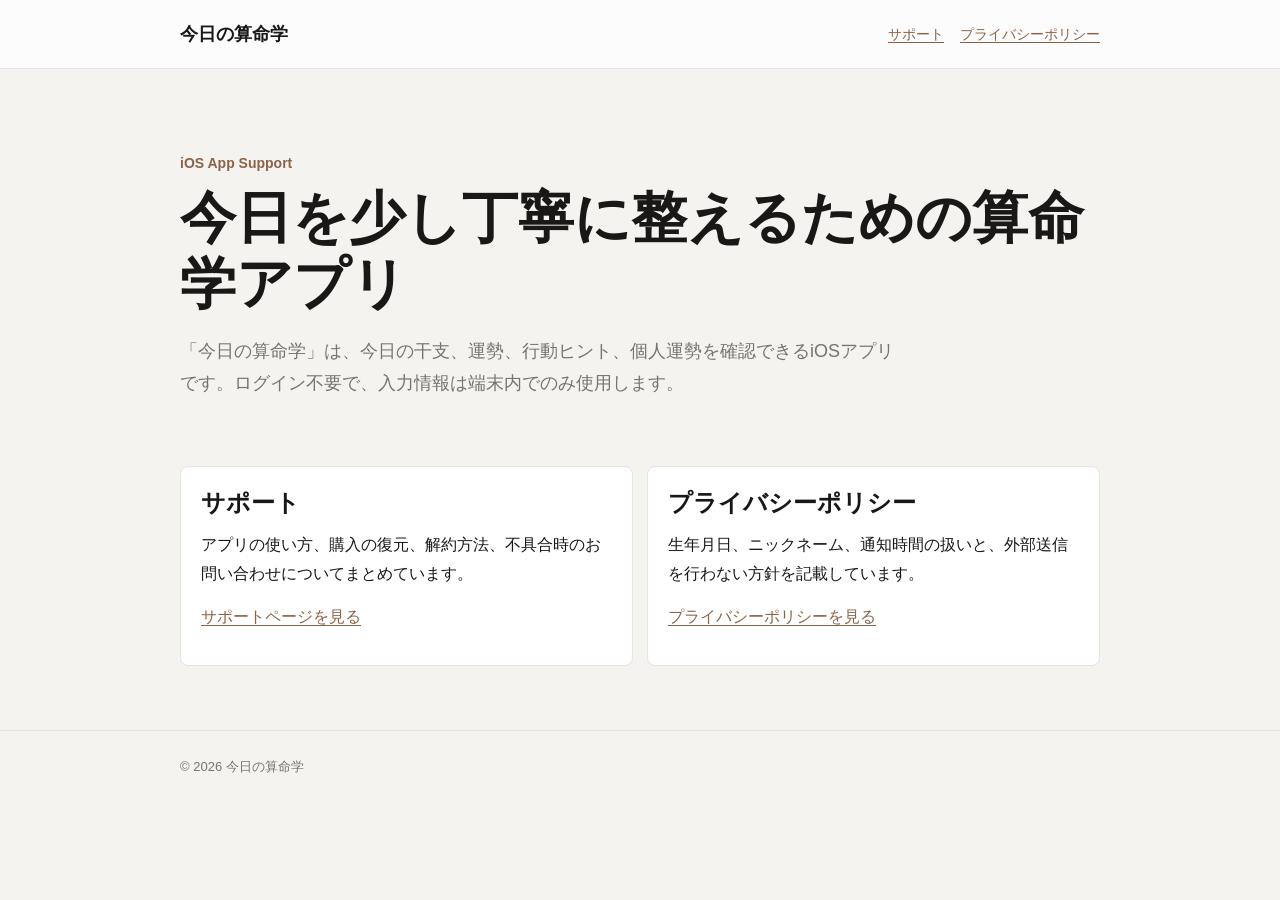
<file: index.html>
<!doctype html>
<html lang="ja">
<head>
    <meta charset="utf-8">
    <meta name="viewport" content="width=device-width, initial-scale=1">
    <meta http-equiv="refresh" content="0; url=kyou-no-sanmeigaku/">
    <title>hideaki-happy GitHub Pages</title>
</head>
<body>
    <p><a href="kyou-no-sanmeigaku/">今日の算命学 サポート</a></p>
</body>
</html>
</file>
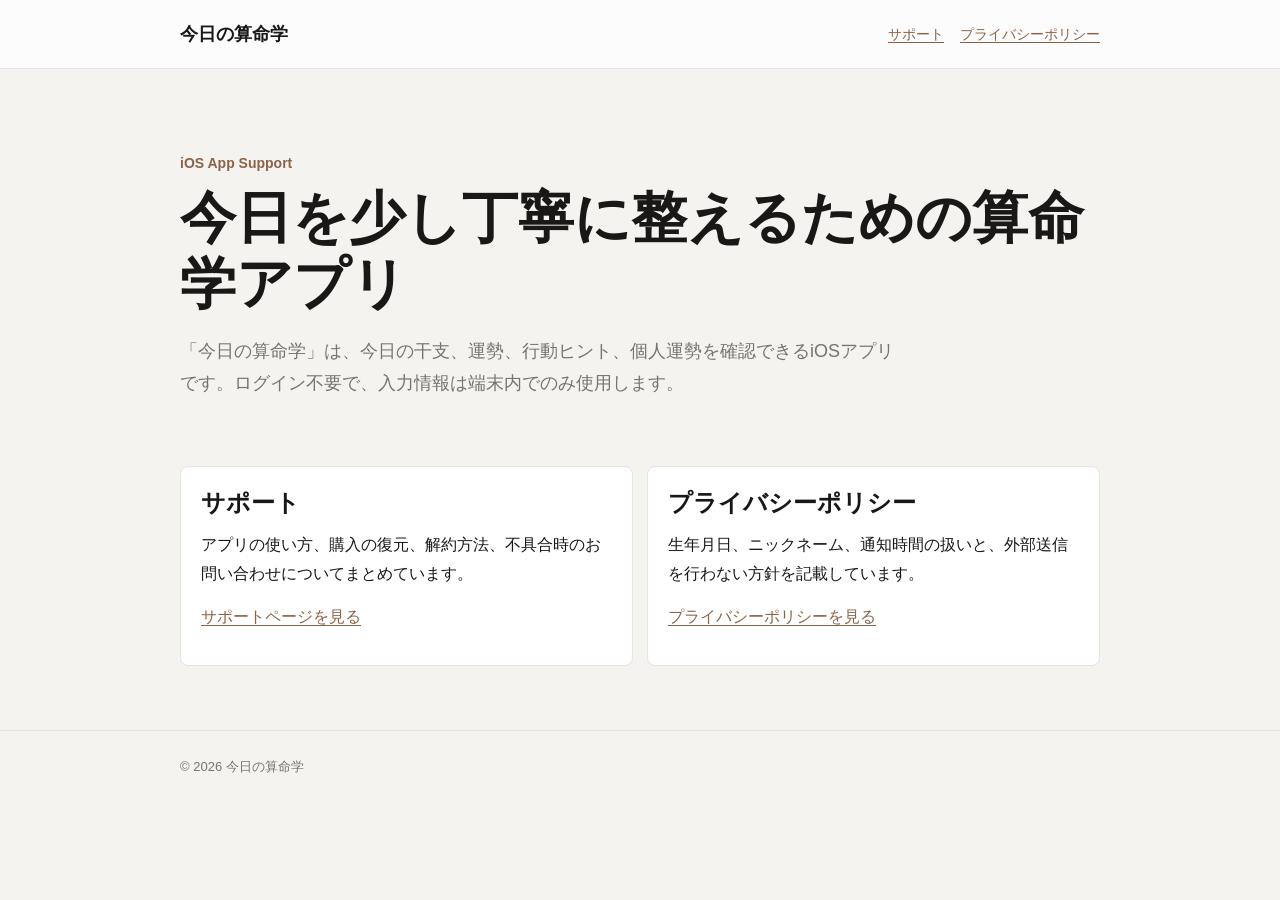
<file: kyou-no-sanmeigaku/index.html>
<!doctype html>
<html lang="ja">
<head>
    <meta charset="utf-8">
    <meta name="viewport" content="width=device-width, initial-scale=1">
    <title>今日の算命学 サポート</title>
    <meta name="description" content="iOSアプリ「今日の算命学」のサポートページです。">
    <link rel="stylesheet" href="styles.css">
</head>
<body>
    <header class="site-header">
        <nav class="nav" aria-label="主要ナビゲーション">
            <a class="brand" href="index.html">今日の算命学</a>
            <div class="nav-links">
                <a href="support.html">サポート</a>
                <a href="privacy.html">プライバシーポリシー</a>
            </div>
        </nav>
    </header>

    <main class="page">
        <section class="hero">
            <p class="eyebrow">iOS App Support</p>
            <h1>今日を少し丁寧に整えるための算命学アプリ</h1>
            <p class="lead">「今日の算命学」は、今日の干支、運勢、行動ヒント、個人運勢を確認できるiOSアプリです。ログイン不要で、入力情報は端末内でのみ使用します。</p>
        </section>

        <section class="grid" aria-label="ページ一覧">
            <article class="card">
                <h2>サポート</h2>
                <p>アプリの使い方、購入の復元、解約方法、不具合時のお問い合わせについてまとめています。</p>
                <p><a href="support.html">サポートページを見る</a></p>
            </article>
            <article class="card">
                <h2>プライバシーポリシー</h2>
                <p>生年月日、ニックネーム、通知時間の扱いと、外部送信を行わない方針を記載しています。</p>
                <p><a href="privacy.html">プライバシーポリシーを見る</a></p>
            </article>
        </section>
    </main>

    <footer class="site-footer">
        <div class="footer-inner">
            <p>&copy; 2026 今日の算命学</p>
        </div>
    </footer>
</body>
</html>
</file>
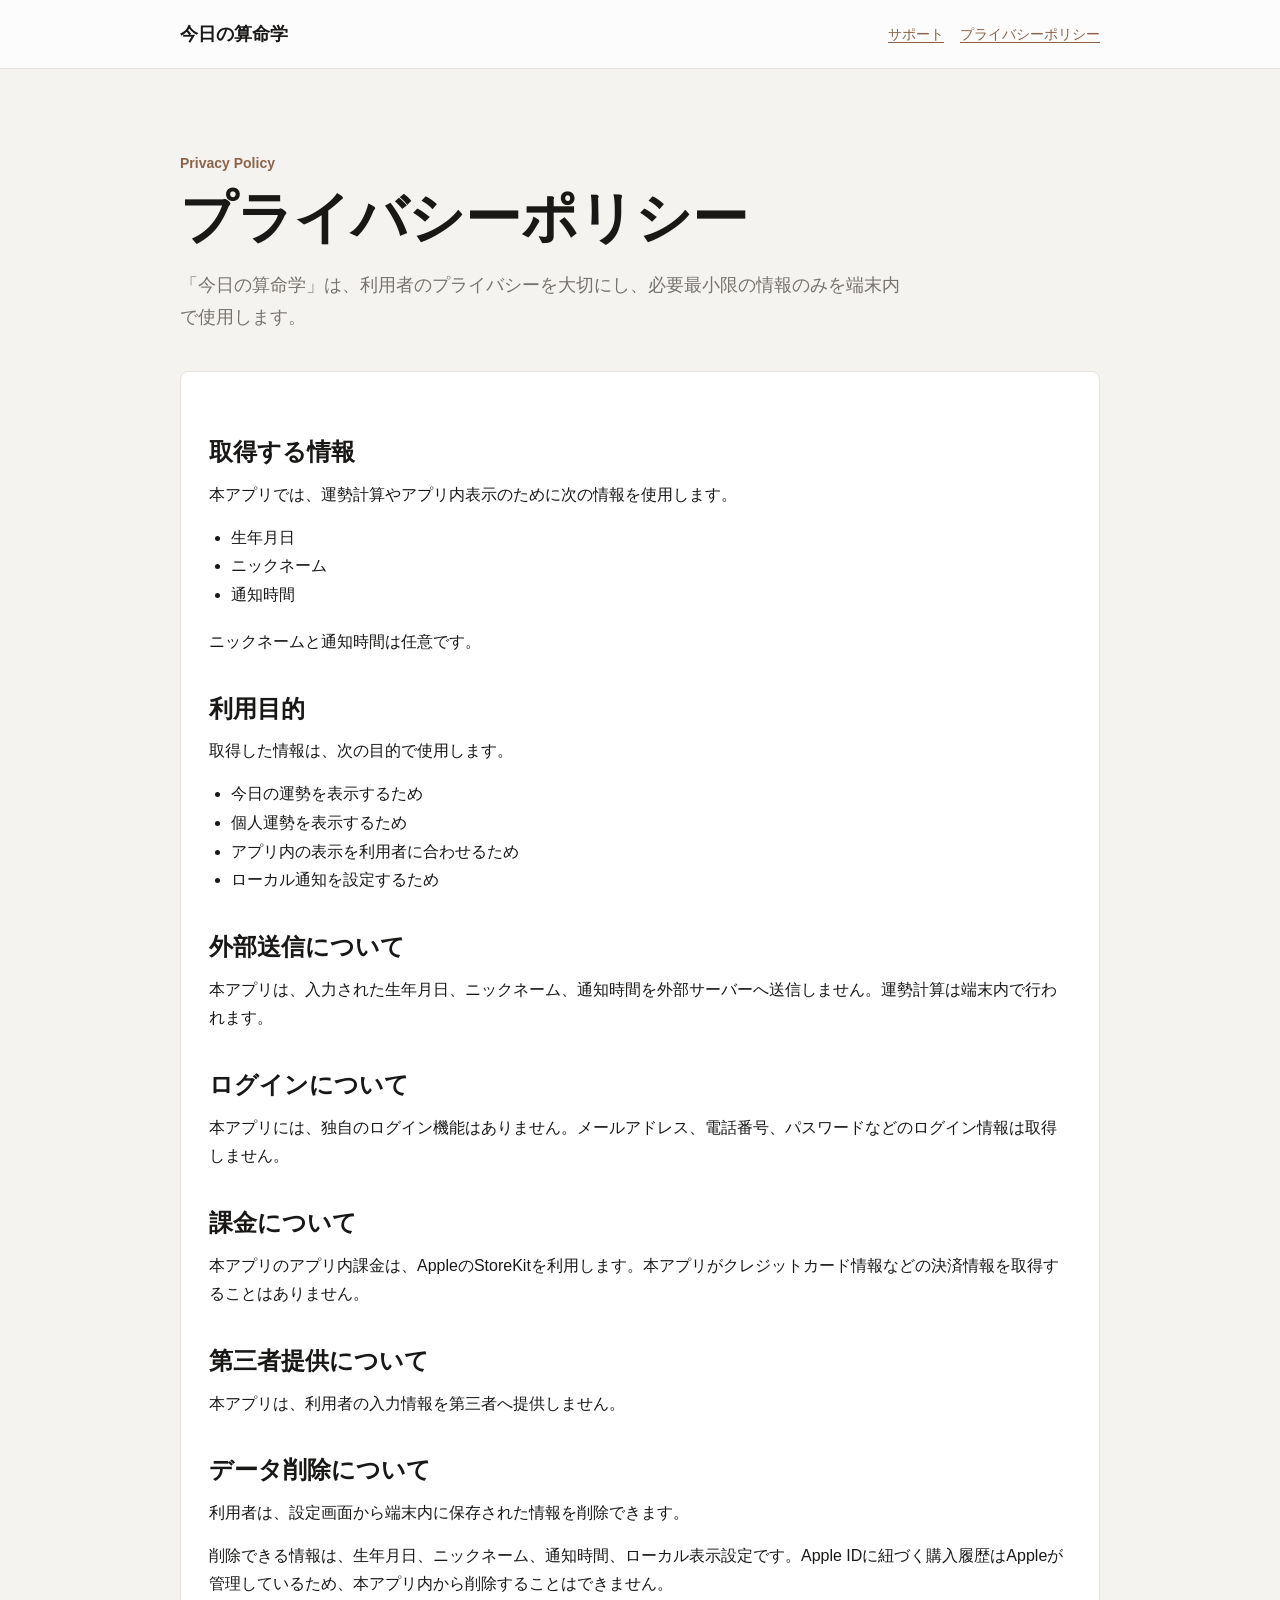
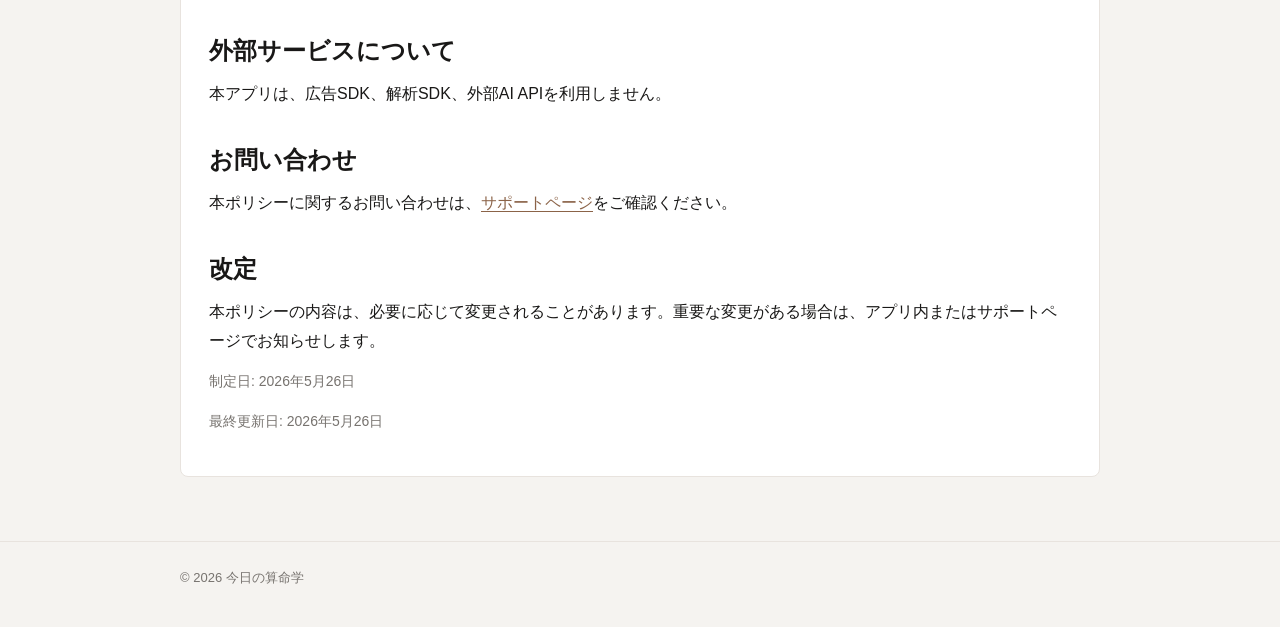
<file: kyou-no-sanmeigaku/privacy.html>
<!doctype html>
<html lang="ja">
<head>
    <meta charset="utf-8">
    <meta name="viewport" content="width=device-width, initial-scale=1">
    <title>プライバシーポリシー - 今日の算命学</title>
    <meta name="description" content="iOSアプリ「今日の算命学」のプライバシーポリシーです。">
    <link rel="stylesheet" href="styles.css">
</head>
<body>
    <header class="site-header">
        <nav class="nav" aria-label="主要ナビゲーション">
            <a class="brand" href="index.html">今日の算命学</a>
            <div class="nav-links">
                <a href="support.html">サポート</a>
                <a href="privacy.html">プライバシーポリシー</a>
            </div>
        </nav>
    </header>

    <main class="page">
        <section class="hero">
            <p class="eyebrow">Privacy Policy</p>
            <h1>プライバシーポリシー</h1>
            <p class="lead">「今日の算命学」は、利用者のプライバシーを大切にし、必要最小限の情報のみを端末内で使用します。</p>
        </section>

        <section class="content">
            <h2>取得する情報</h2>
            <p>本アプリでは、運勢計算やアプリ内表示のために次の情報を使用します。</p>
            <ul>
                <li>生年月日</li>
                <li>ニックネーム</li>
                <li>通知時間</li>
            </ul>
            <p>ニックネームと通知時間は任意です。</p>

            <h2>利用目的</h2>
            <p>取得した情報は、次の目的で使用します。</p>
            <ul>
                <li>今日の運勢を表示するため</li>
                <li>個人運勢を表示するため</li>
                <li>アプリ内の表示を利用者に合わせるため</li>
                <li>ローカル通知を設定するため</li>
            </ul>

            <h2>外部送信について</h2>
            <p>本アプリは、入力された生年月日、ニックネーム、通知時間を外部サーバーへ送信しません。運勢計算は端末内で行われます。</p>

            <h2>ログインについて</h2>
            <p>本アプリには、独自のログイン機能はありません。メールアドレス、電話番号、パスワードなどのログイン情報は取得しません。</p>

            <h2>課金について</h2>
            <p>本アプリのアプリ内課金は、AppleのStoreKitを利用します。本アプリがクレジットカード情報などの決済情報を取得することはありません。</p>

            <h2>第三者提供について</h2>
            <p>本アプリは、利用者の入力情報を第三者へ提供しません。</p>

            <h2>データ削除について</h2>
            <p>利用者は、設定画面から端末内に保存された情報を削除できます。</p>
            <p>削除できる情報は、生年月日、ニックネーム、通知時間、ローカル表示設定です。Apple IDに紐づく購入履歴はAppleが管理しているため、本アプリ内から削除することはできません。</p>

            <h2>外部サービスについて</h2>
            <p>本アプリは、広告SDK、解析SDK、外部AI APIを利用しません。</p>

            <h2>お問い合わせ</h2>
            <p>本ポリシーに関するお問い合わせは、<a href="support.html">サポートページ</a>をご確認ください。</p>

            <h2>改定</h2>
            <p>本ポリシーの内容は、必要に応じて変更されることがあります。重要な変更がある場合は、アプリ内またはサポートページでお知らせします。</p>

            <p class="meta">制定日: 2026年5月26日</p>
            <p class="meta">最終更新日: 2026年5月26日</p>
        </section>
    </main>

    <footer class="site-footer">
        <div class="footer-inner">
            <p>&copy; 2026 今日の算命学</p>
        </div>
    </footer>
</body>
</html>
</file>
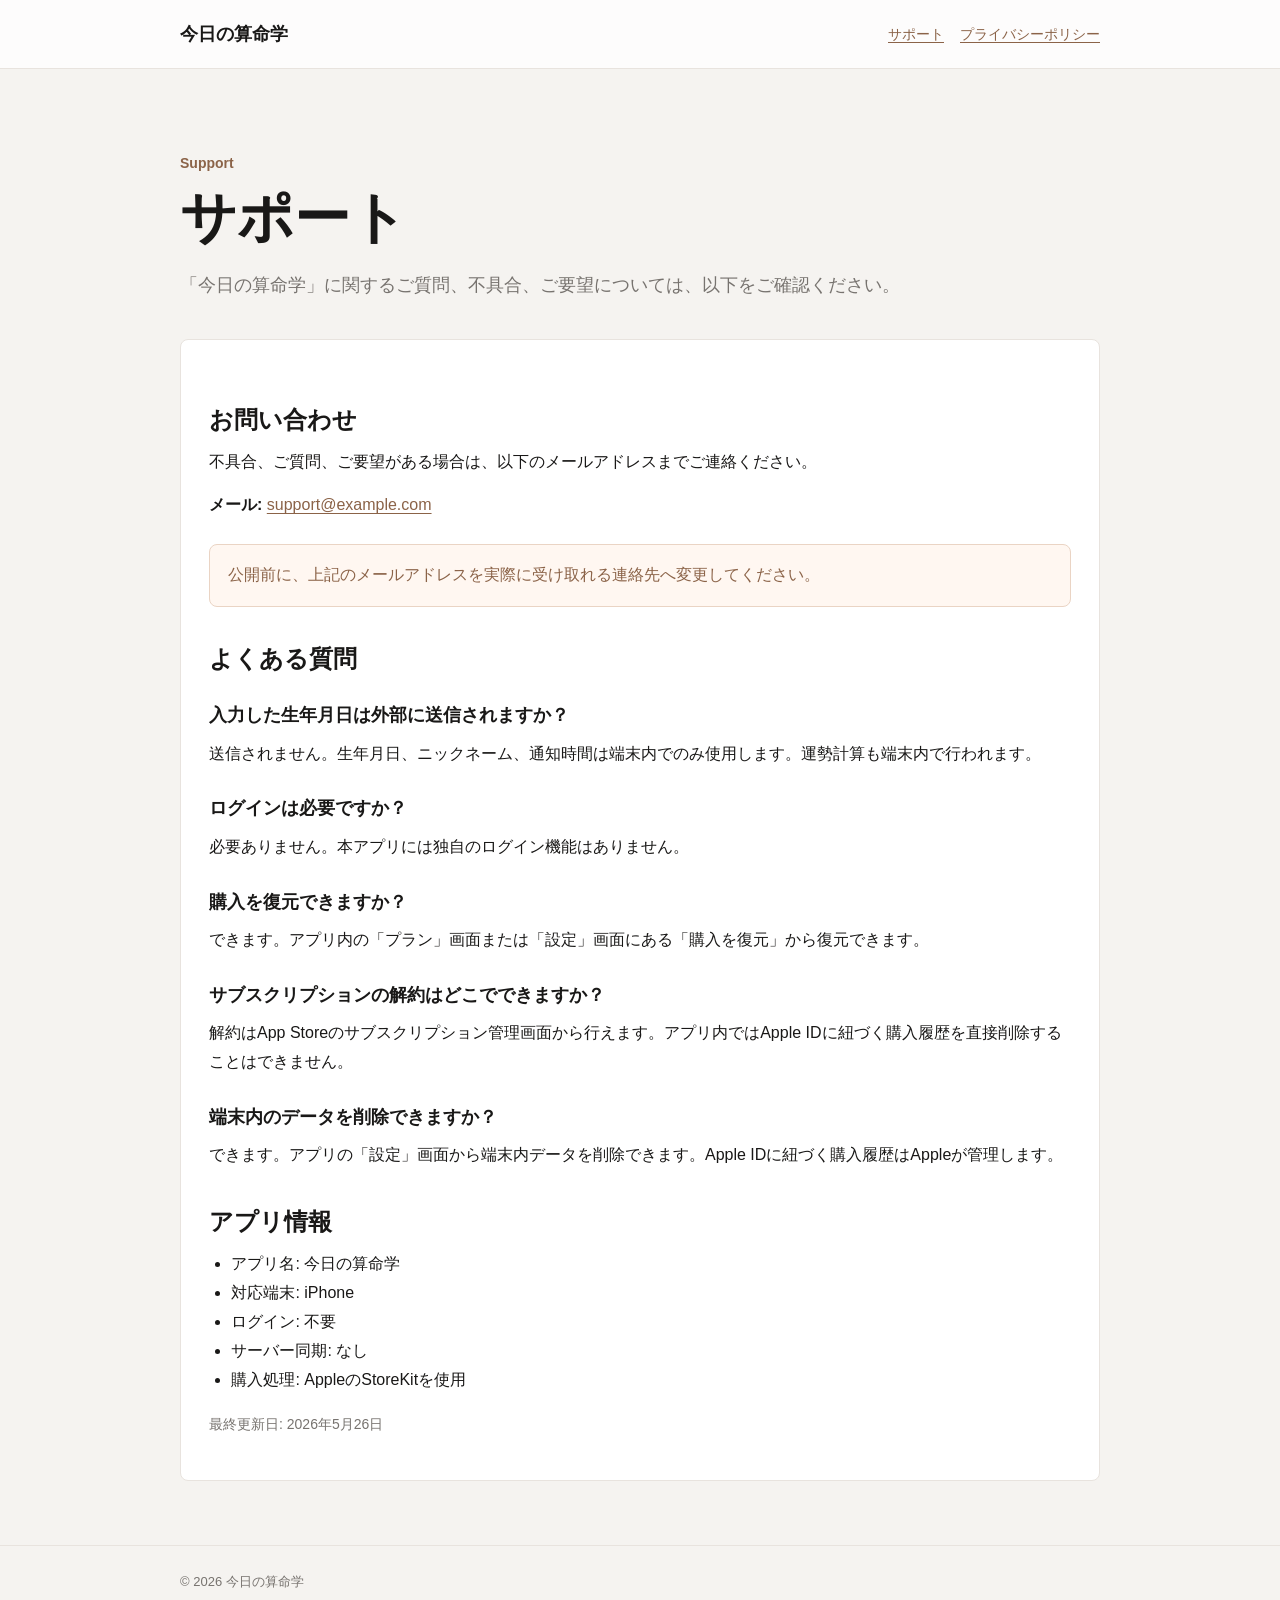
<file: kyou-no-sanmeigaku/support.html>
<!doctype html>
<html lang="ja">
<head>
    <meta charset="utf-8">
    <meta name="viewport" content="width=device-width, initial-scale=1">
    <title>サポート - 今日の算命学</title>
    <meta name="description" content="iOSアプリ「今日の算命学」のサポート情報です。">
    <link rel="stylesheet" href="styles.css">
</head>
<body>
    <header class="site-header">
        <nav class="nav" aria-label="主要ナビゲーション">
            <a class="brand" href="index.html">今日の算命学</a>
            <div class="nav-links">
                <a href="support.html">サポート</a>
                <a href="privacy.html">プライバシーポリシー</a>
            </div>
        </nav>
    </header>

    <main class="page">
        <section class="hero">
            <p class="eyebrow">Support</p>
            <h1>サポート</h1>
            <p class="lead">「今日の算命学」に関するご質問、不具合、ご要望については、以下をご確認ください。</p>
        </section>

        <section class="content">
            <h2>お問い合わせ</h2>
            <p>不具合、ご質問、ご要望がある場合は、以下のメールアドレスまでご連絡ください。</p>
            <p><strong>メール:</strong> <a href="mailto:support@example.com">support@example.com</a></p>
            <p class="notice">公開前に、上記のメールアドレスを実際に受け取れる連絡先へ変更してください。</p>

            <h2>よくある質問</h2>

            <h3>入力した生年月日は外部に送信されますか？</h3>
            <p>送信されません。生年月日、ニックネーム、通知時間は端末内でのみ使用します。運勢計算も端末内で行われます。</p>

            <h3>ログインは必要ですか？</h3>
            <p>必要ありません。本アプリには独自のログイン機能はありません。</p>

            <h3>購入を復元できますか？</h3>
            <p>できます。アプリ内の「プラン」画面または「設定」画面にある「購入を復元」から復元できます。</p>

            <h3>サブスクリプションの解約はどこでできますか？</h3>
            <p>解約はApp Storeのサブスクリプション管理画面から行えます。アプリ内ではApple IDに紐づく購入履歴を直接削除することはできません。</p>

            <h3>端末内のデータを削除できますか？</h3>
            <p>できます。アプリの「設定」画面から端末内データを削除できます。Apple IDに紐づく購入履歴はAppleが管理します。</p>

            <h2>アプリ情報</h2>
            <ul>
                <li>アプリ名: 今日の算命学</li>
                <li>対応端末: iPhone</li>
                <li>ログイン: 不要</li>
                <li>サーバー同期: なし</li>
                <li>購入処理: AppleのStoreKitを使用</li>
            </ul>

            <p class="meta">最終更新日: 2026年5月26日</p>
        </section>
    </main>

    <footer class="site-footer">
        <div class="footer-inner">
            <p>&copy; 2026 今日の算命学</p>
        </div>
    </footer>
</body>
</html>
</file>
<file: kyou-no-sanmeigaku/styles.css>
:root {
    color-scheme: light;
    --bg: #f5f3f0;
    --surface: #ffffff;
    --text: #191817;
    --muted: #77736f;
    --line: #e8e3de;
    --accent: #ad7f5f;
    --accent-strong: #8b6348;
}

* {
    box-sizing: border-box;
}

body {
    margin: 0;
    color: var(--text);
    background: var(--bg);
    font-family: -apple-system, BlinkMacSystemFont, "Helvetica Neue", "Hiragino Sans", "Yu Gothic", sans-serif;
    line-height: 1.8;
}

a {
    color: var(--accent-strong);
    text-decoration-thickness: 0.08em;
    text-underline-offset: 0.18em;
}

.site-header {
    border-bottom: 1px solid var(--line);
    background: rgba(255, 255, 255, 0.78);
}

.nav {
    display: flex;
    align-items: center;
    justify-content: space-between;
    gap: 18px;
    width: min(100% - 32px, 920px);
    margin: 0 auto;
    padding: 18px 0;
}

.brand {
    font-size: 18px;
    font-weight: 700;
    color: var(--text);
    text-decoration: none;
}

.nav-links {
    display: flex;
    gap: 16px;
    font-size: 14px;
}

.page {
    width: min(100% - 32px, 920px);
    margin: 0 auto;
    padding: 48px 0 64px;
}

.hero {
    padding: 34px 0 24px;
}

.eyebrow {
    margin: 0 0 8px;
    color: var(--accent-strong);
    font-size: 14px;
    font-weight: 700;
}

h1 {
    margin: 0;
    font-size: clamp(34px, 7vw, 56px);
    line-height: 1.18;
    letter-spacing: 0;
}

h2 {
    margin: 36px 0 12px;
    font-size: 24px;
    line-height: 1.35;
    letter-spacing: 0;
}

h3 {
    margin: 24px 0 8px;
    font-size: 18px;
}

p {
    margin: 0 0 14px;
}

ul {
    margin: 0 0 18px;
    padding-left: 1.4em;
}

.lead {
    max-width: 720px;
    margin-top: 18px;
    color: var(--muted);
    font-size: 18px;
}

.grid {
    display: grid;
    grid-template-columns: repeat(2, minmax(0, 1fr));
    gap: 14px;
    margin-top: 28px;
}

.card,
.content {
    background: var(--surface);
    border: 1px solid var(--line);
    border-radius: 8px;
}

.card {
    padding: 20px;
}

.card h2 {
    margin-top: 0;
}

.content {
    padding: 28px;
}

.notice {
    margin: 24px 0;
    padding: 16px 18px;
    color: var(--accent-strong);
    background: #fff7f1;
    border: 1px solid #ead4c4;
    border-radius: 8px;
}

.meta {
    color: var(--muted);
    font-size: 14px;
}

.site-footer {
    border-top: 1px solid var(--line);
    color: var(--muted);
    font-size: 13px;
}

.footer-inner {
    width: min(100% - 32px, 920px);
    margin: 0 auto;
    padding: 24px 0;
}

@media (max-width: 680px) {
    .nav {
        align-items: flex-start;
        flex-direction: column;
    }

    .grid {
        grid-template-columns: 1fr;
    }

    .content {
        padding: 20px;
    }
}
</file>
